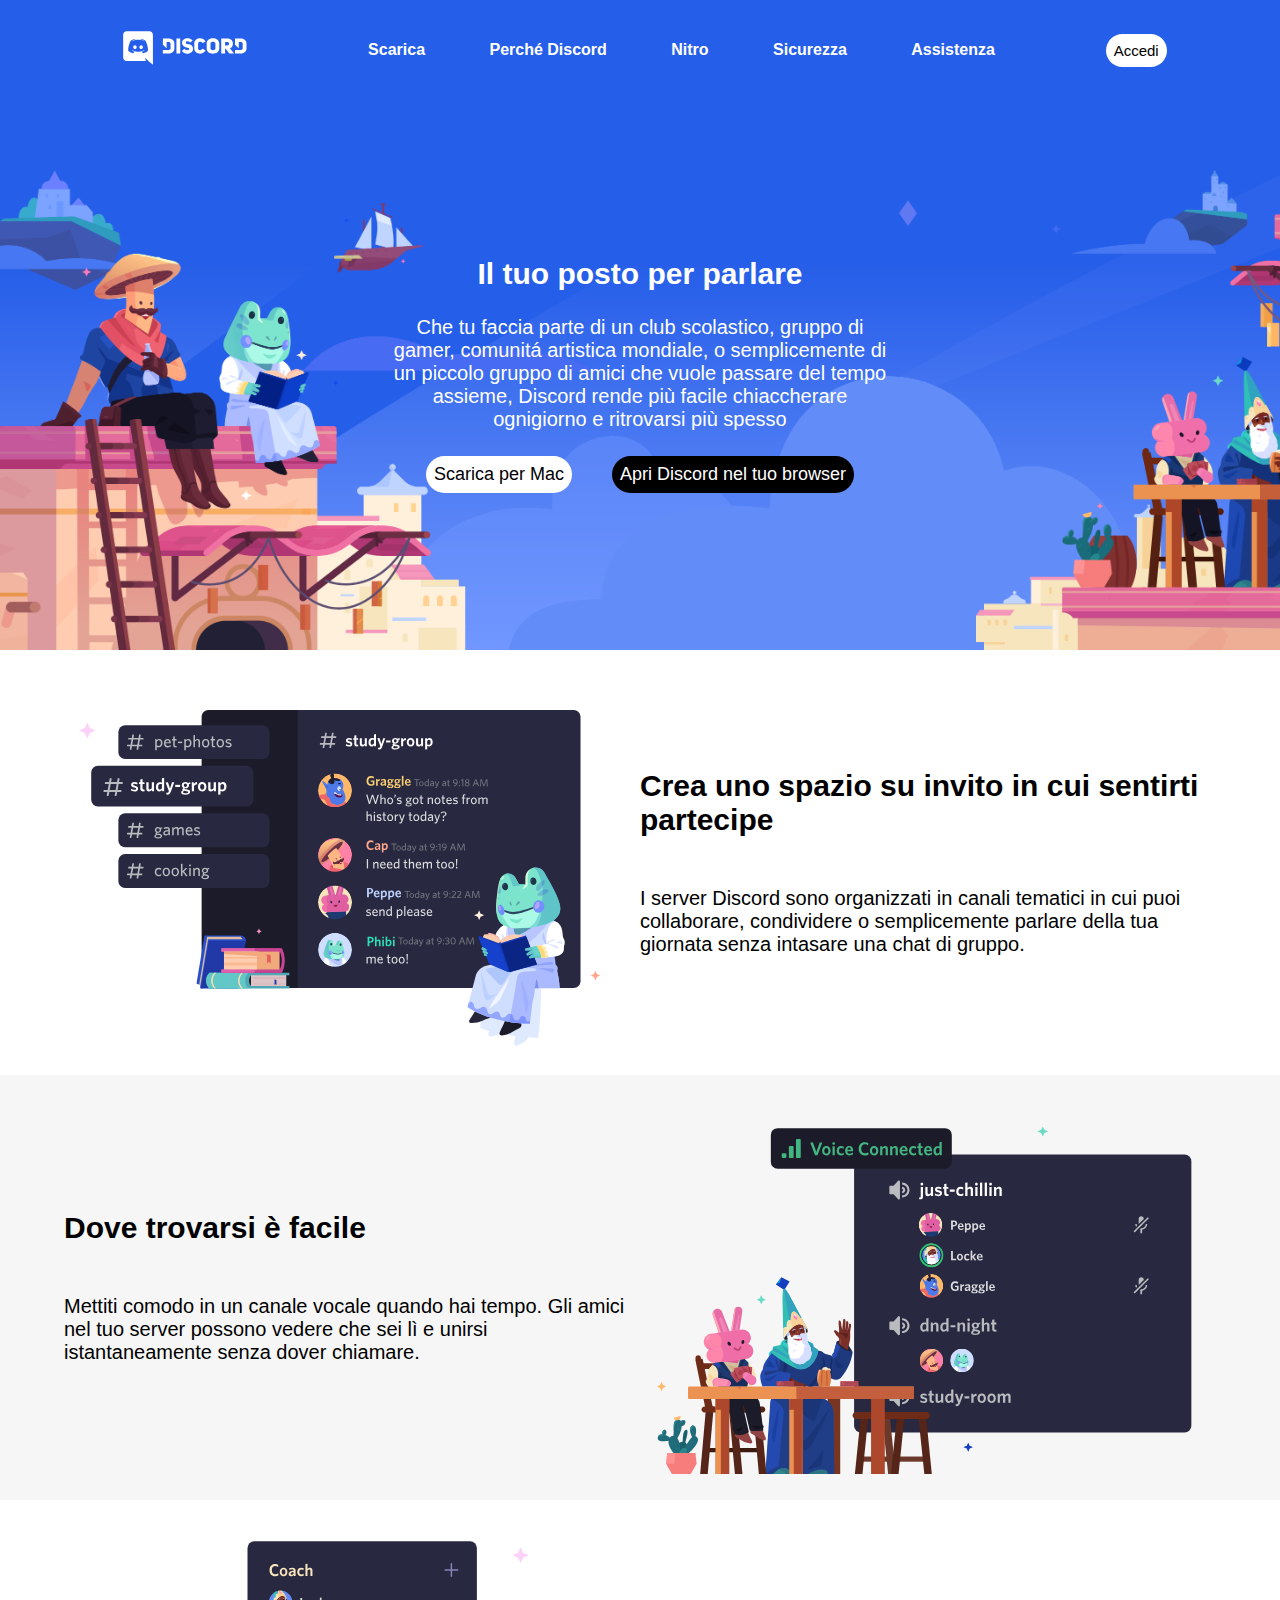
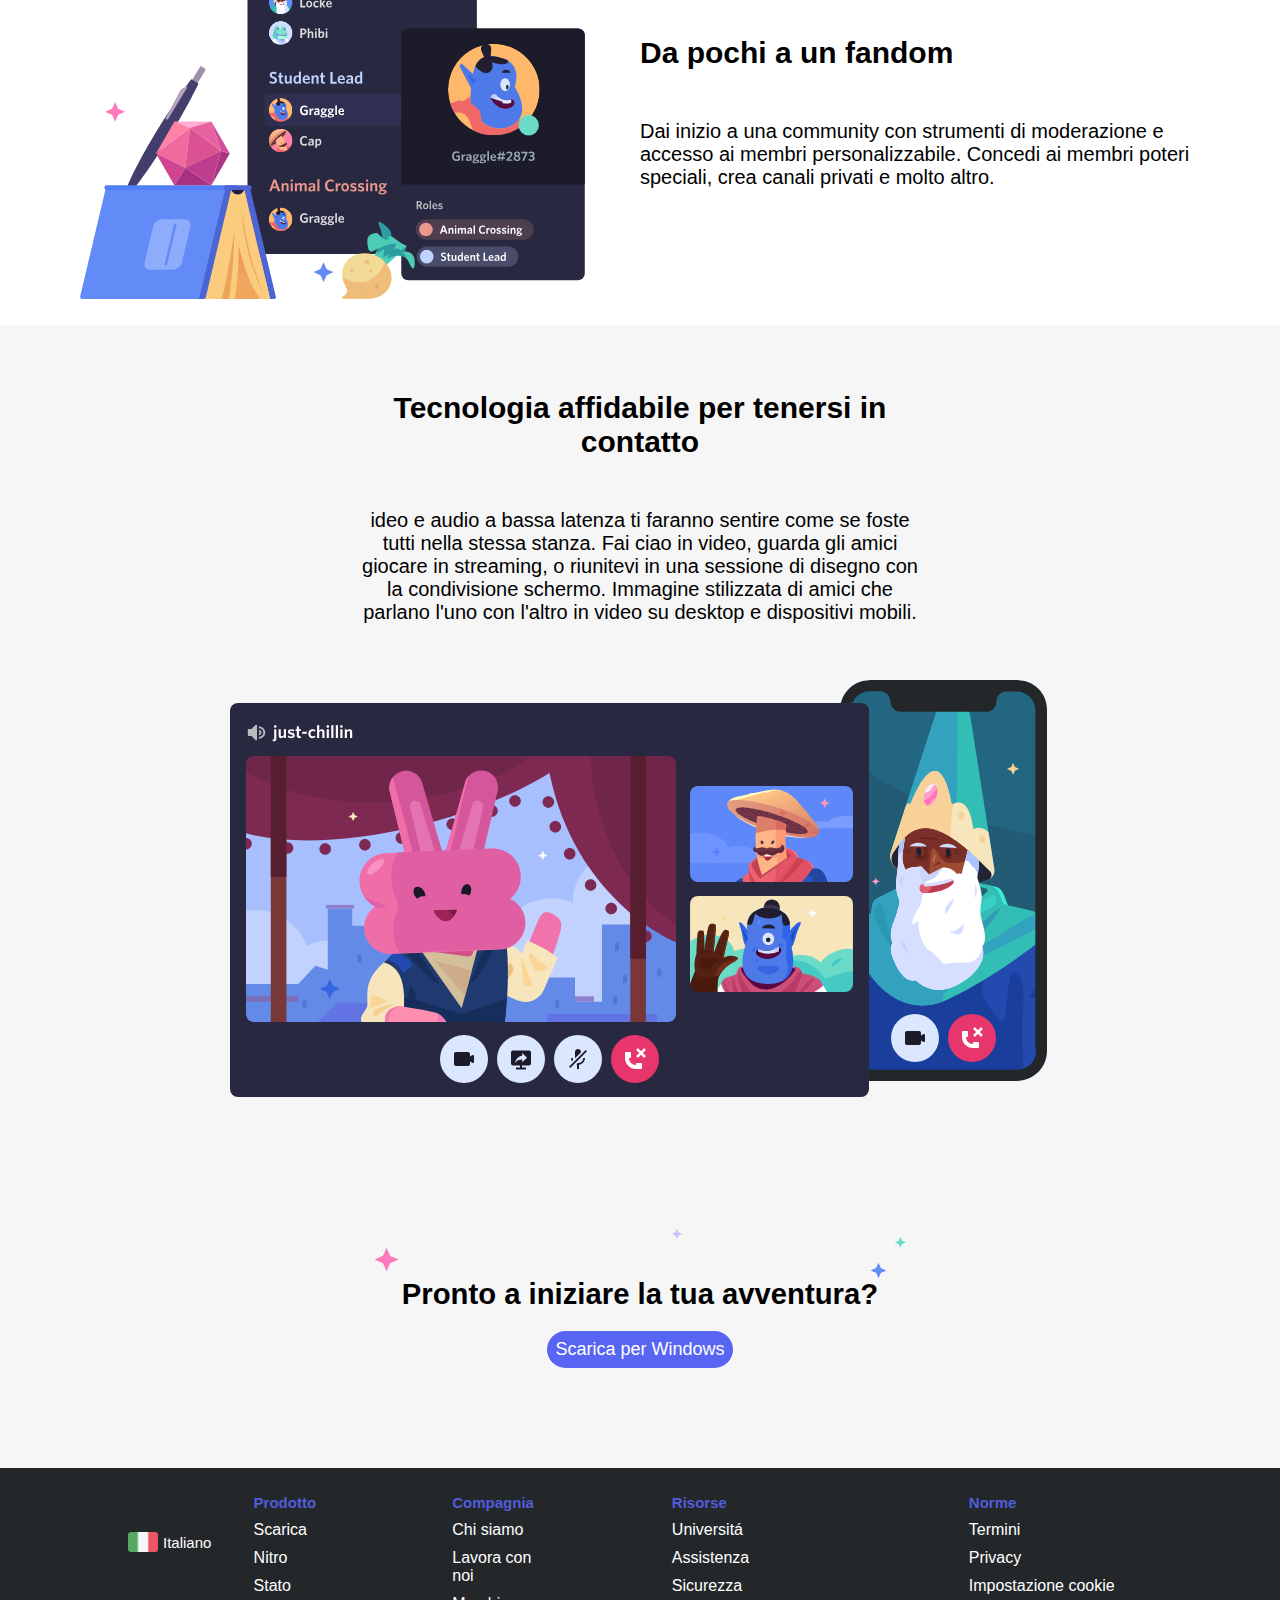
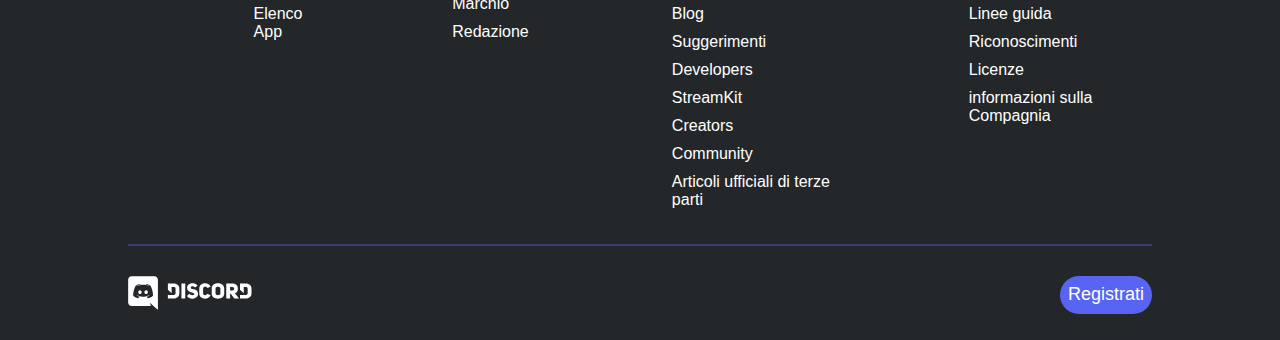
<file: index.html>
<!DOCTYPE html>
<html lang="en">
<head>
    <meta charset="UTF-8">
    <meta name="viewport" content="width=device-width, initial-scale=1.0">
    <link rel="stylesheet" href="https://cdnjs.cloudflare.com/ajax/libs/font-awesome/6.4.2/css/all.min.css"
    integrity="sha512-z3gLpd7yknf1YoNbCzqRKc4qyor8gaKU1qmn+CShxbuBusANI9QpRohGBreCFkKxLhei6S9CQXFEbbKuqLg0DA=="
    crossorigin="anonymous" referrerpolicy="no-referrer" />
    <link rel="stylesheet" href="css/style.css">
    <link rel="preconnect" href="https://fonts.googleapis.com">
    <link rel="preconnect" href="https://fonts.gstatic.com" crossorigin>
    <link href="https://fonts.googleapis.com/css2?family=Montserrat:ital,wght@0,100;0,200;0,300;0,400;0,500;0,600;0,700;0,800;0,900;1,100;1,200;1,300;1,400;1,500;1,600;1,700;1,800;1,900&display=swap"rel="stylesheet">
    <title>Discord</title>
</head>
<body>
    <!-- logo e header   -->
    <header>
        <!-- Navbar -->
        <nav class="navbar">
            <!-- Logo link -->
            <a href="#"><img src="img/logo.svg" alt=""></a>
            <!-- Indicizzazione sito -->
            <ul>
                <li><a href="#">Scarica</a></li>
                <li><a href="#">Perch&eacute; Discord</a></li>
                <li><a href="#">Nitro</a></li>
                <li><a href="#">Sicurezza</a></li>
                <li><a href="#">Assistenza</a></li>
            </ul>
            <!-- login button -->
            <div class="nav_login btn">
                Accedi
            </div>
        </nav>
        <!-- Header section -->
        <div class="jumbotron">
            <div class="jumbo_text">
                <h2>Il tuo posto per parlare</h2>
                <p>
                    Che tu faccia parte di un club scolastico, gruppo di gamer, comunit&aacute; artistica mondiale, o semplicemente di un piccolo gruppo di amici che vuole passare del tempo assieme, Discord rende pi&ugrave; facile chiaccherare ognigiorno e ritrovarsi pi&ugrave; spesso
                </p>
                <div class="jumbo_btn">
                    <div class="btn"><i class="fa-solid fa-download" style="color: #000000;"></i> Scarica per Mac</div>
                    <div class="btn black">Apri Discord nel tuo browser</div>
                </div>
            </div>
        </div>
    <!-- fine header -->
    </header>
    <main>
        <!-- 1st section -->
        <section class="white">
            <div class="sect_img"><img src="img/item1.svg" alt="rana"></div>
            <div class="sect_txt">
                <h3>Crea uno spazio su invito in cui sentirti partecipe</h3>
                <p>I server Discord sono organizzati in canali tematici in cui puoi collaborare, condividere o semplicemente parlare della
                tua giornata senza intasare una chat di gruppo.</p>
            </div>
        </section>
        <!-- 2nd section -->
        <section class="grey">
            <div class="sect_txt">
                <h3>Dove trovarsi è facile</h3>
                <p>Mettiti comodo in un canale vocale quando hai tempo. Gli amici nel tuo server possono vedere che sei lì e unirsi
                istantaneamente senza dover chiamare.</p>
            </div>
            <div class="sect_img"><img src="img/item2.svg" alt="mago"></div>
        </section>
        <!-- 3rd section -->
        <section class="white">
            <div class="sect_img"><img src="img/item3.svg" alt="goblin"></div>
            <div class="sect_txt">
                <h3>Da pochi a un fandom</h3>
                <p>Dai inizio a una community con strumenti di moderazione e accesso ai membri personalizzabile. Concedi ai membri poteri
                speciali, crea canali privati e molto altro.</p>
            </div>
        </section>
        <!-- 4th section -->
        <section class="grey column">
            <div class="sect_txt big">
                <h3>Tecnologia affidabile per tenersi in contatto</h3>
                <p>ideo e audio a bassa latenza ti faranno sentire come se foste tutti nella stessa stanza. Fai ciao in video, guarda gli
                amici giocare in streaming, o riunitevi in una sessione di disegno con la condivisione schermo.
                Immagine stilizzata di amici che parlano l'uno con l'altro in video su desktop e dispositivi mobili.</p>
            </div>
            <!-- Last sect append child -->
            <div class="sect_img big"><img src="img/item4-big.svg" alt="all"></div>
        </section>
        <section class="grey column last">
            <img src="img/stars.svg" alt="stars">
            <h3>Pronto a iniziare la tua avventura?</h3>
            <div class="btn azure"><i class="fa-solid fa-download" style="color: #ffffff;"></i> Scarica per Windows</div>
        </section>
    </main>
    <!-- footer e info -->
    <footer>
        <!-- footer top section -->
        <div class="nav_top">
            <!-- largest left col -->
            <div class="nav_col large">
                <!-- User lenguage selection container -->
                <div class="user_lenguage">
                    <img src="img/ita.png" alt="">
                    <span>Italiano</span>
                    <i class="fa-solid fa-angle-down"></i>
                </div>
                <!-- social logos selection -->
                <div class="social">
                    <ul>
                        <li><a href=""><i class="fa-brands fa-twitter"></i></a></li>
                        <li><a href=""><i class="fa-brands fa-instagram"></i></a></li>
                        <li><a href=""<i class="fa-brands fa-square-facebook"></i></a></li>
                        <li><a href=""><i class="fa-brands fa-youtube"></i></a></li>
                        <li><a href=""><i class="fa-brands fa-tiktok"></i></a></li>
                    </ul>
                </div>    
            </div>
            <!-- 2nd col -->
            <div class="nav_col">
                <h5>Prodotto</h5>
                <ul>
                    <li><a href="">Scarica</a></li>
                    <li><a href="">Nitro</a></li>
                    <li><a href="">Stato</a></li>
                    <li><a href="">Elenco App</a></li>
                </ul>
            </div>
            <!-- 3rd col -->
            <div class="nav_col">
                <h5>Compagnia</h5>
                <ul>
                    <li><a href="">Chi siamo</a></li>
                    <li><a href="">Lavora con noi</a></li>
                    <li><a href="">Marchio</a></li>
                    <li><a href="">Redazione</a></li>
                </ul>
            </div>
            <!-- 4th col -->
            <div class="nav_col">
                <h5>Risorse</h5>
                <ul>
                    <li><a href="">Universit&aacute;</a></li>
                    <li><a href="">Assistenza</a></li>
                    <li><a href="">Sicurezza</a></li>
                    <li><a href="">Blog</a></li>
                    <li><a href="">Suggerimenti</a></li>
                    <li><a href="">Developers</a></li>
                    <li><a href="">StreamKit</a></li>
                    <li><a href="">Creators</a></li>
                    <li><a href="">Community</a></li>
                    <li><a href="">Articoli ufficiali di terze parti</a></li>
                </ul>
            </div>
            <!-- 5th col -->
            <div class="nav_col">
                <h5>Norme</h5>
                <ul>
                    <li><a href="">Termini</a></li>
                    <li><a href="">Privacy</a></li>
                    <li><a href="">Impostazione cookie</a></li>
                    <li><a href="">Linee guida</a></li>
                    <li><a href="">Riconoscimenti</a></li>
                    <li><a href="">Licenze</a</li>
                    <li><a href="">informazioni sulla Compagnia</a></li>
                </ul>
            </div>
        </div>
        <!-- footer bottom section -->
        <div class="nav_down">
            <a href="#"><img src="img/logo.svg" alt=""></a>
            <div class="btn azure bottom">
                Registrati 
            </div>
        </div>
    </footer>
    
</body>
</html>
</file>
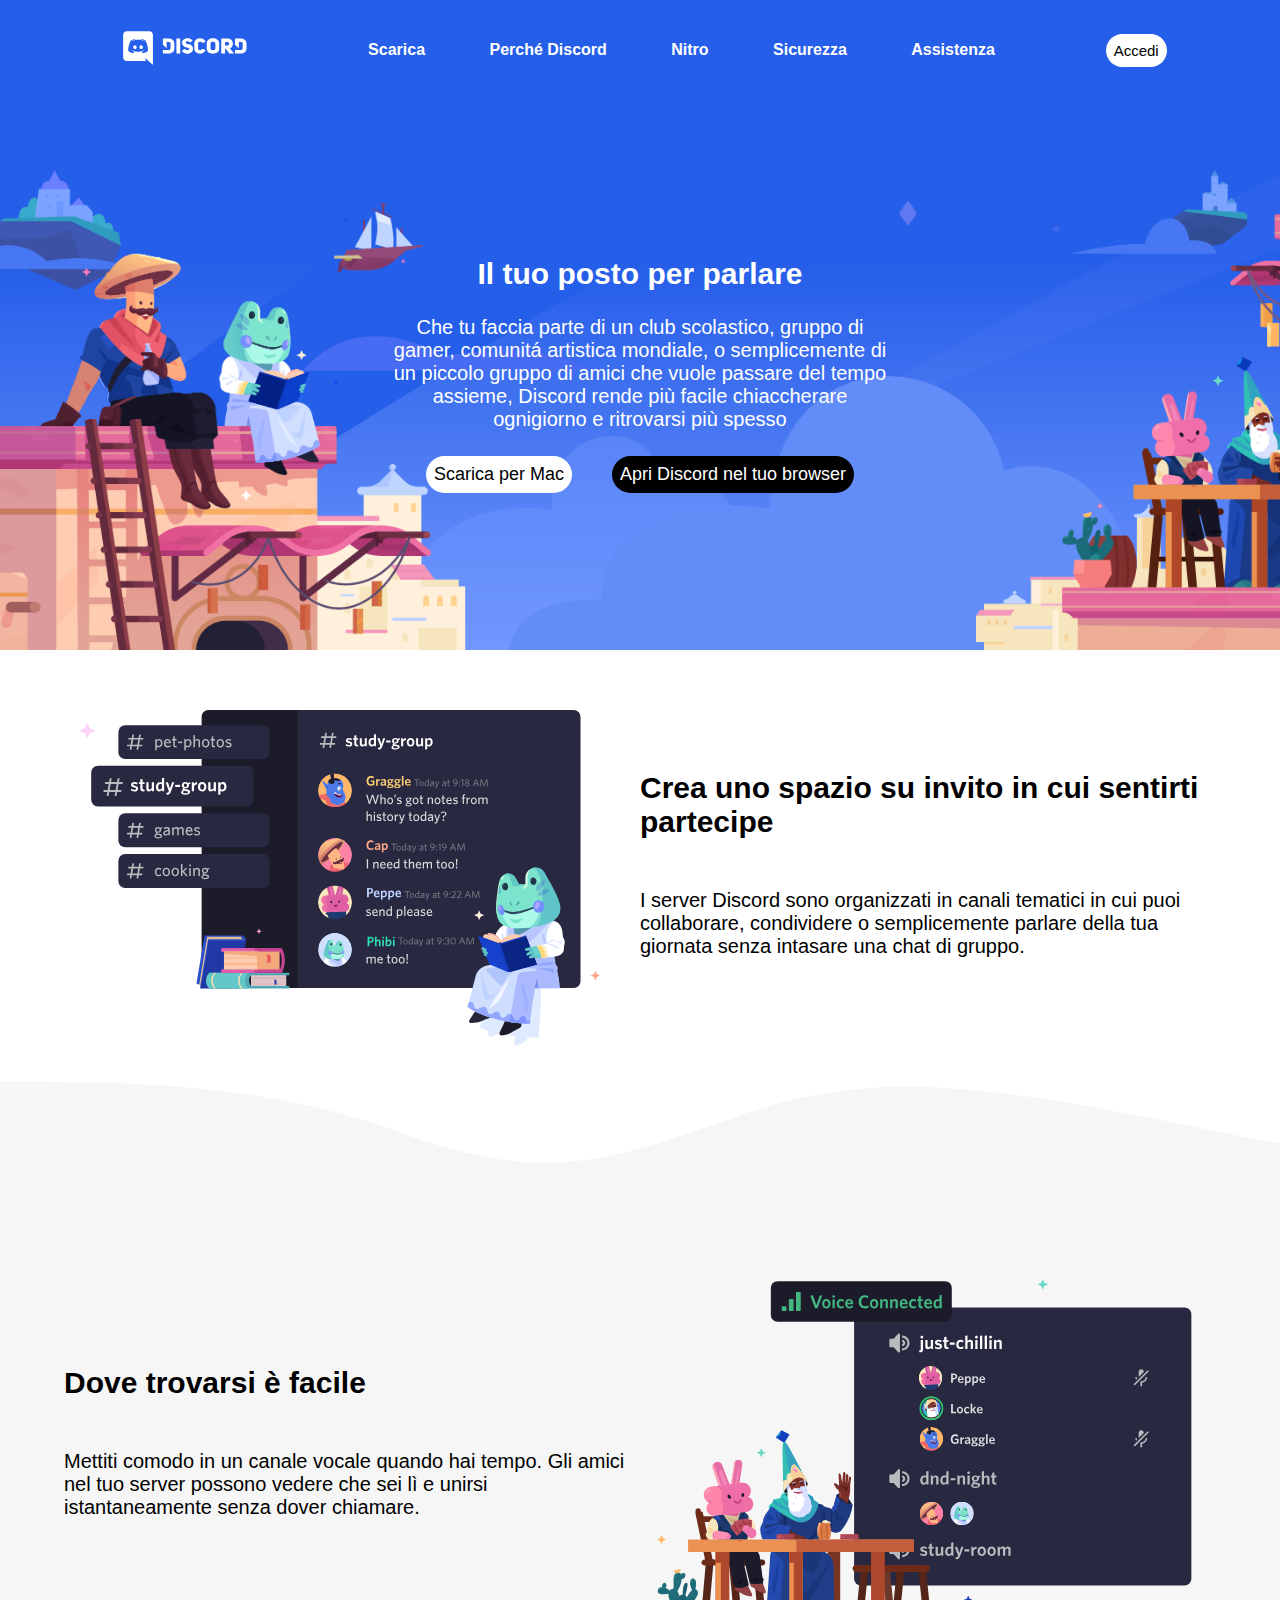
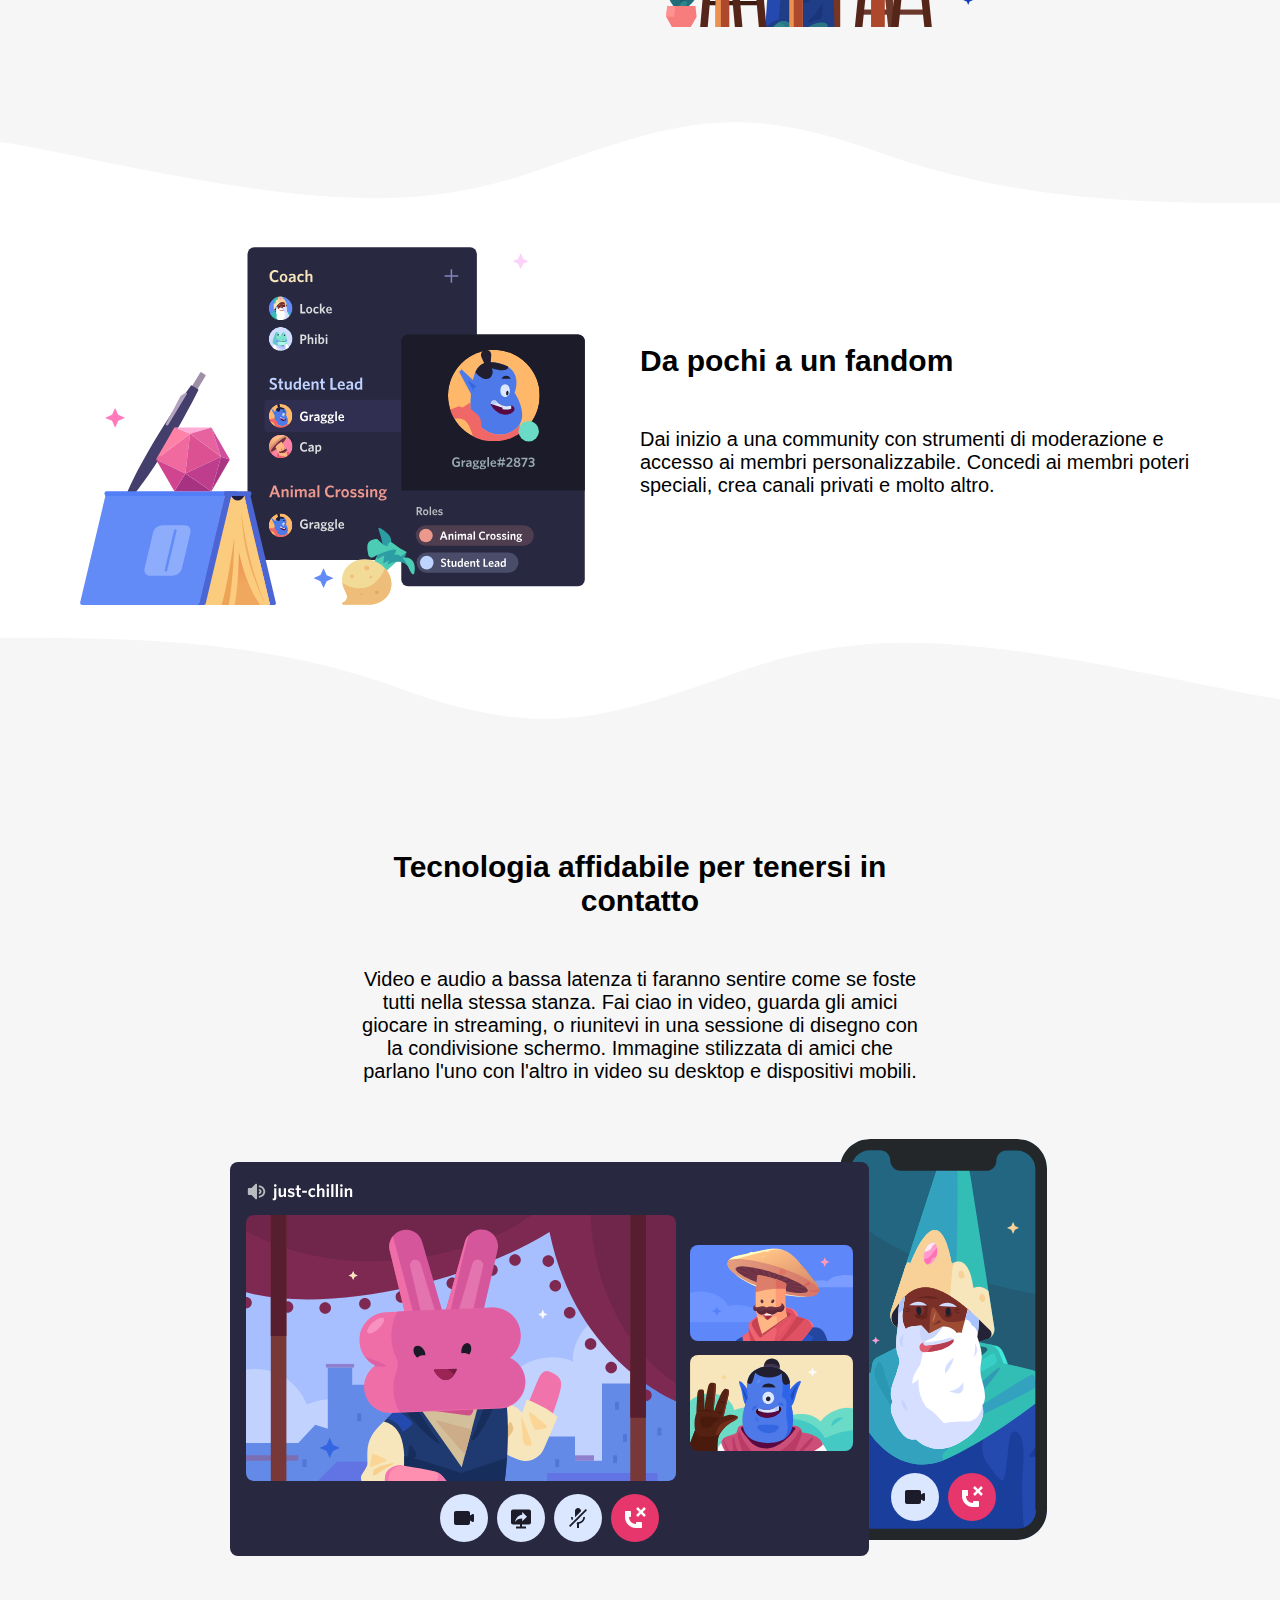
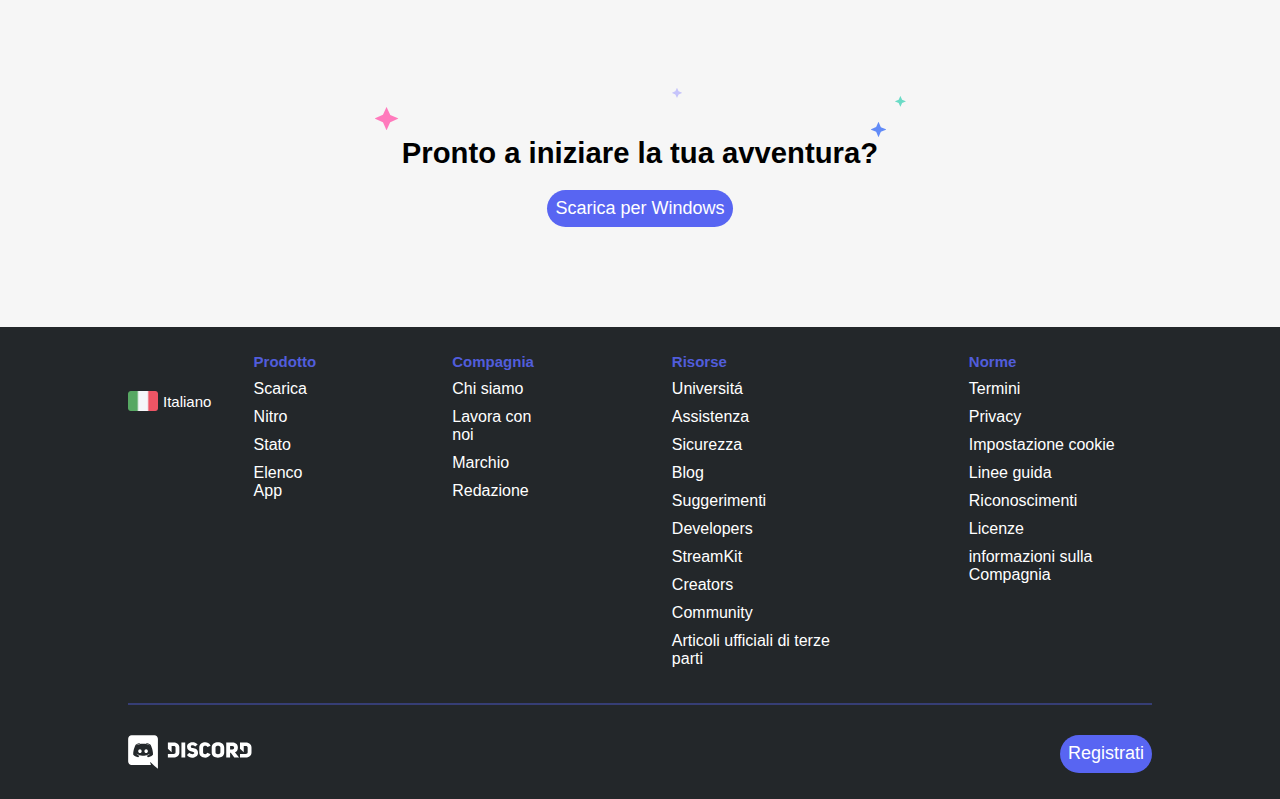
<file: bonus/index.html>
<!DOCTYPE html>
<html lang="en">

<head>
    <meta charset="UTF-8">
    <meta name="viewport" content="width=device-width, initial-scale=1.0">
    <link rel="stylesheet" href="https://cdnjs.cloudflare.com/ajax/libs/font-awesome/6.4.2/css/all.min.css"
        integrity="sha512-z3gLpd7yknf1YoNbCzqRKc4qyor8gaKU1qmn+CShxbuBusANI9QpRohGBreCFkKxLhei6S9CQXFEbbKuqLg0DA=="
        crossorigin="anonymous" referrerpolicy="no-referrer" />
    <link rel="stylesheet" href="css/style.css">
    <link rel="preconnect" href="https://fonts.googleapis.com">
    <link rel="preconnect" href="https://fonts.gstatic.com" crossorigin>
    <link
        href="https://fonts.googleapis.com/css2?family=Montserrat:ital,wght@0,100;0,200;0,300;0,400;0,500;0,600;0,700;0,800;0,900;1,100;1,200;1,300;1,400;1,500;1,600;1,700;1,800;1,900&display=swap"
        rel="stylesheet">
    <title>Discord</title>
</head>

<body>
    <!-- logo e header   -->
    <header>
        <!-- Navbar -->
        <nav class="navbar">
            <!-- Logo link -->
            <a href="#"><img src="img/logo.svg" alt=""></a>
            <!-- Indicizzazione sito -->
            <ul>
                <li><a href="#">Scarica</a></li>
                <li><a href="#">Perch&eacute; Discord</a></li>
                <li><a href="#">Nitro</a></li>
                <li><a href="#">Sicurezza</a></li>
                <li><a href="#">Assistenza</a></li>
            </ul>
            <!-- login button -->
            <div class="nav_login btn">
                Accedi
            </div>
        </nav>
        <!-- Header section -->
        <div class="jumbotron">
            <div class="jumbo_text">
                <h2>Il tuo posto per parlare</h2>
                <p>
                    Che tu faccia parte di un club scolastico, gruppo di gamer, comunit&aacute; artistica mondiale, o
                    semplicemente di un piccolo gruppo di amici che vuole passare del tempo assieme, Discord rende
                    pi&ugrave; facile chiaccherare ognigiorno e ritrovarsi pi&ugrave; spesso
                </p>
                <div class="jumbo_btn">
                    <div class="btn"><i class="fa-solid fa-download" style="color: #000000;"></i> Scarica per Mac</div>
                    <div class="btn black">Apri Discord nel tuo browser</div>
                </div>
            </div>
        </div>
        <!-- fine header -->
    </header>
    <main>
        <!-- 1st section -->
        <section class="white">
            <div class="sect_img"><img src="img/item1.svg" alt="rana"></div>
            <div class="sect_txt">
                <h3>Crea uno spazio su invito in cui sentirti partecipe</h3>
                <p>I server Discord sono organizzati in canali tematici in cui puoi collaborare, condividere o
                    semplicemente parlare della
                    tua giornata senza intasare una chat di gruppo.</p>
            </div>
        </section>
        <!-- 2nd section -->
        <div class="bonus">
            <img src="img/wave.svg" alt="wave">
        </div>
        <section class="grey">
                <div class="sect_txt">
                    <h3>Dove trovarsi è facile</h3>
                    <p>Mettiti comodo in un canale vocale quando hai tempo. Gli amici nel tuo server possono vedere che sei
                    lì e unirsi
                    istantaneamente senza dover chiamare.</p>
                </div>
                <div class="sect_img"><img src="img/item2.svg" alt="mago"></div>
            </section>
        <div class="bonus reverse">
            <img src="../img/wave.svg" alt="wave">
        </div>
        <!-- 3rd section -->
        <section class="white">
            <div class="sect_img"><img src="img/item3.svg" alt="goblin"></div>
            <div class="sect_txt">
                <h3>Da pochi a un fandom</h3>
                <p>Dai inizio a una community con strumenti di moderazione e accesso ai membri personalizzabile. Concedi
                    ai membri poteri
                    speciali, crea canali privati e molto altro.</p>
            </div>
        </section>
        <!-- 4th section -->
        <div class="white bonus">
            <img src="../img/wave.svg" alt="wave">
        </div>
        <section class="grey column">
            <div class="sect_txt big">
                <h3>Tecnologia affidabile per tenersi in contatto</h3>
                <p>Video e audio a bassa latenza ti faranno sentire come se foste tutti nella stessa stanza. Fai ciao in
                    video, guarda gli
                    amici giocare in streaming, o riunitevi in una sessione di disegno con la condivisione schermo.
                    Immagine stilizzata di amici che parlano l'uno con l'altro in video su desktop e dispositivi mobili.
                </p>
            </div>
            <!-- Last sect append child -->
            <div class="sect_img big"><img src="img/item4-big.svg" alt="all"></div>
        </section>
        <section class="grey column last">
            <img src="img/stars.svg" alt="stars">
            <h3>Pronto a iniziare la tua avventura?</h3>
            <div class="btn azure"><i class="fa-solid fa-download" style="color: #ffffff;"></i> Scarica per Windows
            </div>
        </section>
    </main>
    <!-- footer e info -->
    <footer>
        <!-- footer top section -->
        <div class="nav_top">
            <!-- largest left col -->
            <div class="nav_col large">
                <!-- User lenguage selection container -->
                <div class="user_lenguage">
                    <img src="img/ita.png" alt="">
                    <span>Italiano</span>
                    <i class="fa-solid fa-angle-down"></i>
                </div>
                <!-- social logos selection -->
                <div class="social">
                    <ul>
                        <li><a href=""><i class="fa-brands fa-twitter"></i></a></li>
                        <li><a href=""><i class="fa-brands fa-instagram"></i></a></li>
                        <li><a href="" <i class="fa-brands fa-square-facebook"></i></a></li>
                        <li><a href=""><i class="fa-brands fa-youtube"></i></a></li>
                        <li><a href=""><i class="fa-brands fa-tiktok"></i></a></li>
                    </ul>
                </div>
            </div>
            <!-- 2nd col -->
            <div class="nav_col">
                <h5>Prodotto</h5>
                <ul>
                    <li><a href="">Scarica</a></li>
                    <li><a href="">Nitro</a></li>
                    <li><a href="">Stato</a></li>
                    <li><a href="">Elenco App</a></li>
                </ul>
            </div>
            <!-- 3rd col -->
            <div class="nav_col">
                <h5>Compagnia</h5>
                <ul>
                    <li><a href="">Chi siamo</a></li>
                    <li><a href="">Lavora con noi</a></li>
                    <li><a href="">Marchio</a></li>
                    <li><a href="">Redazione</a></li>
                </ul>
            </div>
            <!-- 4th col -->
            <div class="nav_col">
                <h5>Risorse</h5>
                <ul>
                    <li><a href="">Universit&aacute;</a></li>
                    <li><a href="">Assistenza</a></li>
                    <li><a href="">Sicurezza</a></li>
                    <li><a href="">Blog</a></li>
                    <li><a href="">Suggerimenti</a></li>
                    <li><a href="">Developers</a></li>
                    <li><a href="">StreamKit</a></li>
                    <li><a href="">Creators</a></li>
                    <li><a href="">Community</a></li>
                    <li><a href="">Articoli ufficiali di terze parti</a></li>
                </ul>
            </div>
            <!-- 5th col -->
            <div class="nav_col">
                <h5>Norme</h5>
                <ul>
                    <li><a href="">Termini</a></li>
                    <li><a href="">Privacy</a></li>
                    <li><a href="">Impostazione cookie</a></li>
                    <li><a href="">Linee guida</a></li>
                    <li><a href="">Riconoscimenti</a></li>
                    <li><a href="">Licenze</a< /li>
                    <li><a href="">informazioni sulla Compagnia</a></li>
                </ul>
            </div>
        </div>
        <!-- footer bottom section -->
        <div class="nav_down">
            <a href="#"><img src="img/logo.svg" alt=""></a>
            <div class="btn azure bottom">
                Registrati
            </div>
        </div>
    </footer>

</body>

</html>
</file>
<file: css/style.css>
/* Main page settings */
* {
    margin: 0;
    padding: 0;
    box-sizing: border-box;
    font-family: Arial, Helvetica, sans-serif;
}
/* header section rules */
.navbar {
        background-color: #255ee9;
        position: fixed;
        top: 0;
        left: 0;
        height: 100px;
        display: flex;
        flex-flow: row wrap;
        justify-content: space-around;
        align-items: center;
        width: 100vw;
        padding: 0% 5% 0 5%;
        z-index: 500;
}

.navbar ul {
    display: flex;
    justify-content: space-around;
    list-style: none;
    min-width: 60%;
}
.navbar a {
        color: white;
        text-decoration: none;
        font-weight: 600;
        margin: 0 30px 0 30px;
}
.navbar li:hover{
    text-decoration: underline 2px white;
}

.jumbotron {
    margin-top: 100px;
    background-image: url(../img/jumbo.png);
    background-size:cover;
    background-repeat: no-repeat;
    width: 100vw;
    height: 550px;
    display: flex;
    flex-flow: column wrap;
    justify-content: center;
    align-content: center;

}
.jumbo_text {
    font-size: 20px;
    text-align: center;
    padding: 0 30% 0 30%;
}
.jumbo_text h2,
.jumbo_text p {
    margin-bottom: 25px;
    color: white;
}
/* main page rules */
main {
    display: flex;
    flex-direction: column;
    width: 100vw;
}
section {
    display: flex;
    justify-content: space-around;
    align-items: center;
    padding: 2% 5% 2% 5%;
}
section .sect_txt h3 {
    font-size: 30px;
}
section.grey{
    background-color: #f6f6f6 ;
}
section.column {
    min-width: 100%;
    display: flex;
    flex-direction: column;
    justify-content: center;
}
section.column.grey.last{
    padding-bottom: 100px;
}
.sect_txt.big {
    padding-top: 40px;
    text-align: center;
}
.sect_img.big{
    width: 100%;
    display: flex;
    justify-content: center;
}
.sect_img {
    width: 50%;
    display: flex;
    justify-content: center;
    align-content: center;
}
.sect_img img{
    max-width: 100%;
}

.sect_txt h3,
section.grey.column {
    padding-bottom: 50px;
    font-size: 25px;
}
.sect_txt {
    width: 50%;
    font-size: 20px;
}

/* footer rules */
footer {
    background-color:#23272a;
    display: flex;
    flex-direction: column;
    width: 100vw;
}
.nav_top {
    display: flex;
    width: 100%;
    justify-content: space-around;
}
.nav_down{
    border-top: 2px solid #363e75 ;
    display: flex;
    justify-content: space-between;
    margin: 2% 10% 2% 10%;
    align-items: stretch;
    padding: 30px 0 0 0;
}
.nav_col{
    flex-grow: 1;
    padding: 2% 10% 0 0;

}
.nav_col h5 {
    color:#515ddb;
    font-size: 15px;
}
.nav_col ul {
    list-style: none;
}
.nav_col li{
    margin: 10px 0 10px 0;
}
.nav_col a{
    text-decoration: none;
    color: white;
}
.nav_col a:hover {
    text-decoration: underline 1px white;
}
.user_lenguage img {
    height: 20px;
    width: 30px;
}
.user_lenguage{
    display: flex;
    justify-content:flex-start;
    color: white;
    align-items: center;
    align-self: flex-start;
    margin-bottom: 30px;
}
.social ul {
    display: flex;
    justify-content:flex-start;
}
.social li {
    list-style: none;
    margin-right: 20px;
}
.social a {
    color: white;
}
.user_lenguage span,
.user_lenguage i {
    font-size: 15px;
    margin: 0 0 0 5px;
}
.large {
    flex-grow: 2;
    display: flex;
    flex-direction: column;
    padding: 5% 2% 0 10% ;
}
/* btn rules */
.jumbo_btn {
    display: flex;
    justify-content: center;
}
.btn.azure {
    font-size: 15pxpx;
    margin-top: 20px;
    background-color: #5865f2;
    color: white;
}
.btn.black{
    background-color: black;
    color: white;
}
.nav_login.btn {
    font-size: 15px;
}
.btn {
    font-size: 18px;
    background-color:#ffffff;
    border-radius: 25px;
    padding: 8px;
    display: inline block;
    width: fit-content;
    margin: 0 20px 0 20px;
}
.btn:hover{
    cursor: pointer;
    box-shadow: 5px 5px rgba(0,0,0,0.5);
}
.btn.bottom {
    margin: 0;
}
</file>
<file: bonus/css/style.css>
/* Main page settings */
* {
    margin: 0;
    padding: 0;
    box-sizing: border-box;
    font-family: Arial, Helvetica, sans-serif;
}

/* header section rules */
.navbar {
    background-color: #255ee9;
    position: fixed;
    top: 0;
    left: 0;
    height: 100px;
    display: flex;
    flex-flow: row wrap;
    justify-content: space-around;
    align-items: center;
    width: 100vw;
    padding: 0% 5% 0 5%;
    z-index: 500;
}

.navbar ul {
    display: flex;
    justify-content: space-around;
    list-style: none;
    min-width: 60%;
}

.navbar a {
    color: white;
    text-decoration: none;
    font-weight: 600;
    margin: 0 30px 0 30px;
}

.navbar li:hover {
    text-decoration: underline 2px white;
}

.jumbotron {
    margin-top: 100px;
    background-image: url(../img/jumbo.png);
    background-size: cover;
    background-repeat: no-repeat;
    width: 100vw;
    height: 550px;
    display: flex;
    flex-flow: column wrap;
    justify-content: center;
    align-content: center;

}

.jumbo_text {
    font-size: 20px;
    text-align: center;
    padding: 0 30% 0 30%;
}

.jumbo_text h2,
.jumbo_text p {
    margin-bottom: 25px;
    color: white;
}

/* main page rules */
main {
    display: flex;
    flex-direction: column;
    width: 100vw;
}

section {
    display: flex;
    justify-content: space-around;
    align-items: center;
    padding: 2% 5% 2% 5%;
}

section .sect_txt h3 {
    font-size: 30px;
}

section.grey {
    background-color: #f6f6f6;
}

section.column {
    min-width: 100%;
    display: flex;
    flex-direction: column;
    justify-content: center;
}

section.column.grey.last {
    padding-bottom: 100px;
}

.sect_txt.big {
    padding-top: 40px;
    text-align: center;
}

.sect_img.big {
    width: 100%;
    display: flex;
    justify-content: center;
}

.sect_img {
    width: 50%;
}

.sect_img img {
    max-width: 100%;
}

.sect_txt h3,
section.grey.column {
    padding-bottom: 50px;
    font-size: 25px;
}

.sect_txt {
    width: 50%;
    font-size: 20px;
}

/* footer rules */
footer {
    background-color: #23272a;
    display: flex;
    flex-direction: column;
    width: 100vw;
}

.nav_top {
    display: flex;
    width: 100%;
    justify-content: space-around;
}

.nav_down {
    border-top: 2px solid #363e75;
    display: flex;
    justify-content: space-between;
    margin: 2% 10% 2% 10%;
    align-items: stretch;
    padding: 30px 0 0 0;
}

.nav_col {
    flex-grow: 1;
    padding: 2% 10% 0 0;

}

.nav_col h5 {
    color: #515ddb;
    font-size: 15px;
}

.nav_col ul {
    list-style: none;
}

.nav_col li {
    margin: 10px 0 10px 0;
}

.nav_col a {
    text-decoration: none;
    color: white;
}

.nav_col a:hover {
    text-decoration: underline 1px white;
}

.user_lenguage img {
    height: 20px;
    width: 30px;
}

.user_lenguage {
    display: flex;
    justify-content: flex-start;
    color: white;
    align-items: center;
    align-self: flex-start;
    margin-bottom: 30px;
}

.social ul {
    display: flex;
    justify-content: flex-start;
}

.social li {
    list-style: none;
    margin-right: 20px;
}

.social a {
    color: white;
}

.user_lenguage span,
.user_lenguage i {
    font-size: 15px;
    margin: 0 0 0 5px;
}

.large {
    flex-grow: 2;
    display: flex;
    flex-direction: column;
    padding: 5% 2% 0 10%;
}

/* btn rules */
.jumbo_btn {
    display: flex;
    justify-content: center;
}

.btn.azure {
    font-size: 15pxpx;
    margin-top: 20px;
    background-color: #5865f2;
    color: white;
}

.btn.black {
    background-color: black;
    color: white;
}

.nav_login.btn {
    font-size: 15px;
}

.btn {
    font-size: 18px;
    background-color: #ffffff;
    border-radius: 25px;
    padding: 8px;
    display: inline block;
    width: fit-content;
    margin: 0 20px 0 20px;
}

.btn:hover {
    cursor: pointer;
    box-shadow: 5px 5px rgba(0, 0, 0, 0.5);
}

.btn.bottom {
    margin: 0;
}
/* Bonus section */
.bonus img{
    width:100%;
    height: 100%;
    margin-bottom: -5px
}
.bonus {
    position: relative;
}
.reverse {
    transform: rotate(180deg);
}
</file>
